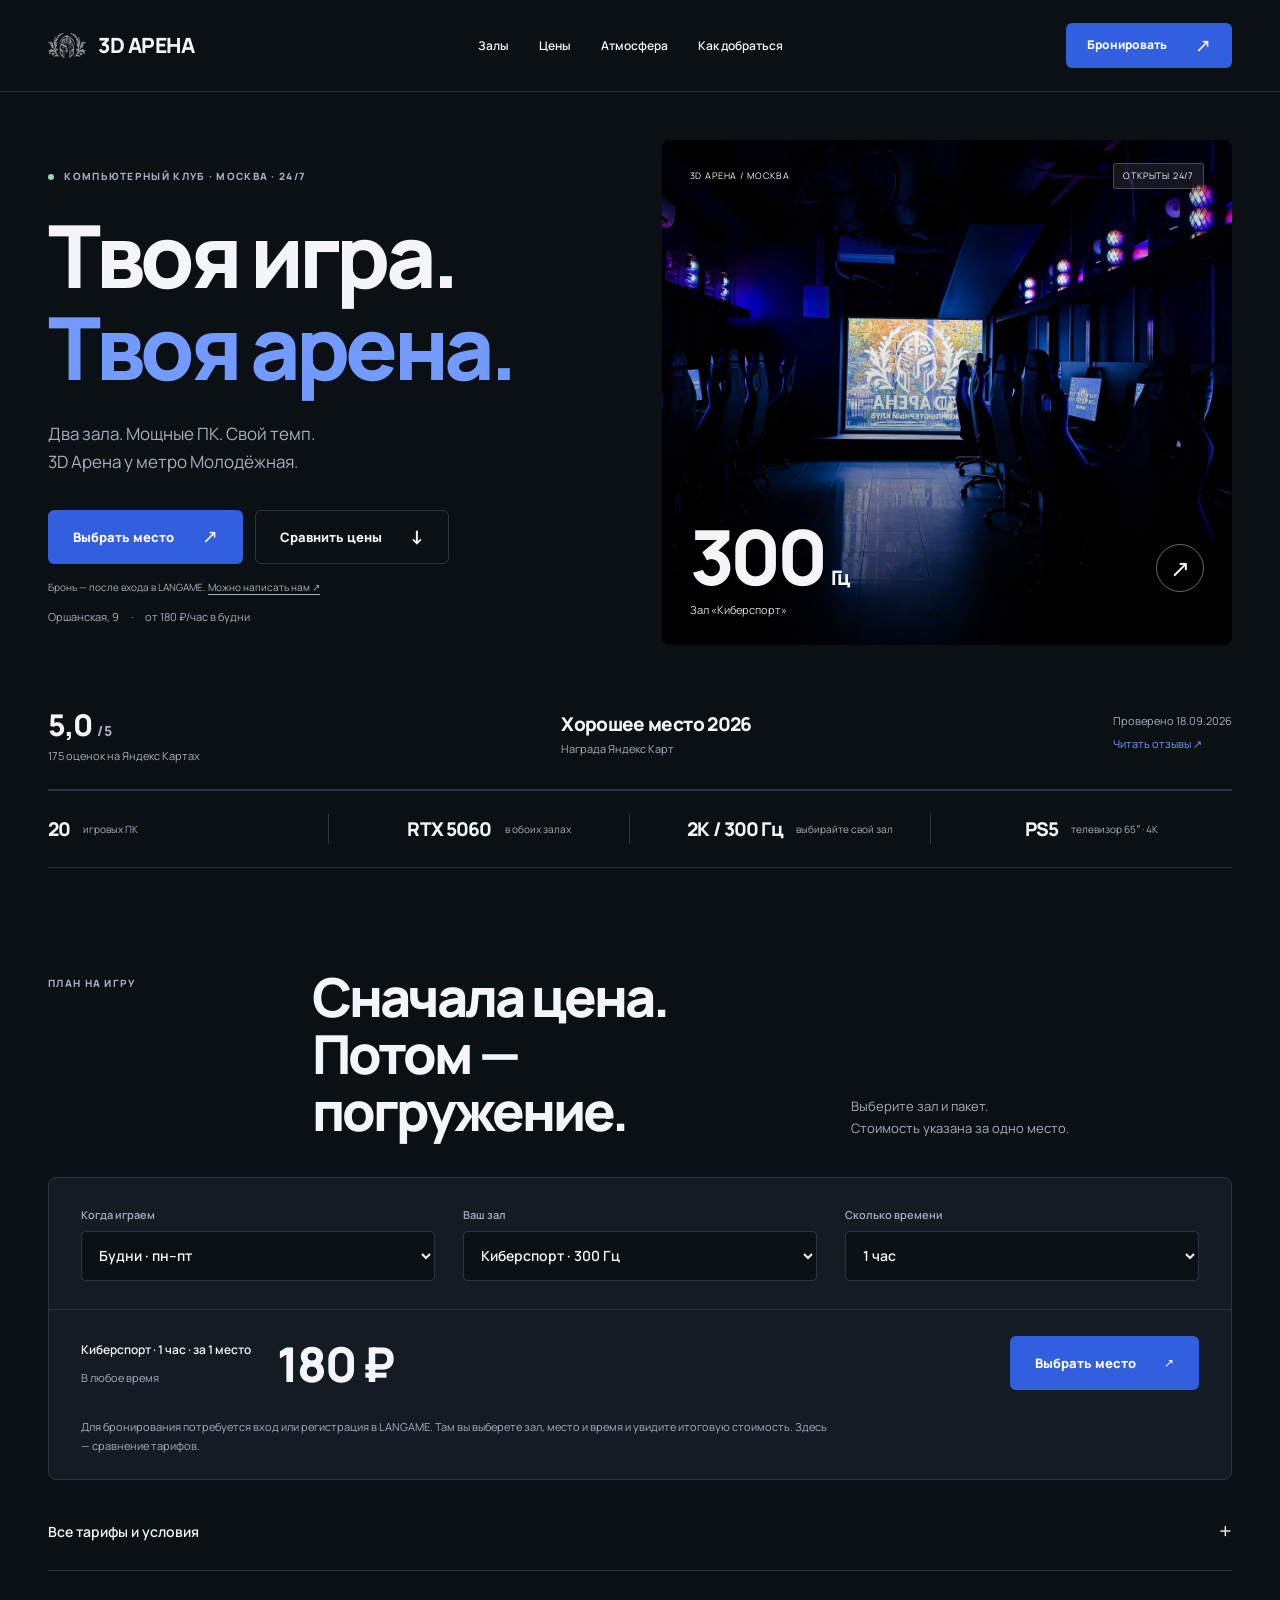
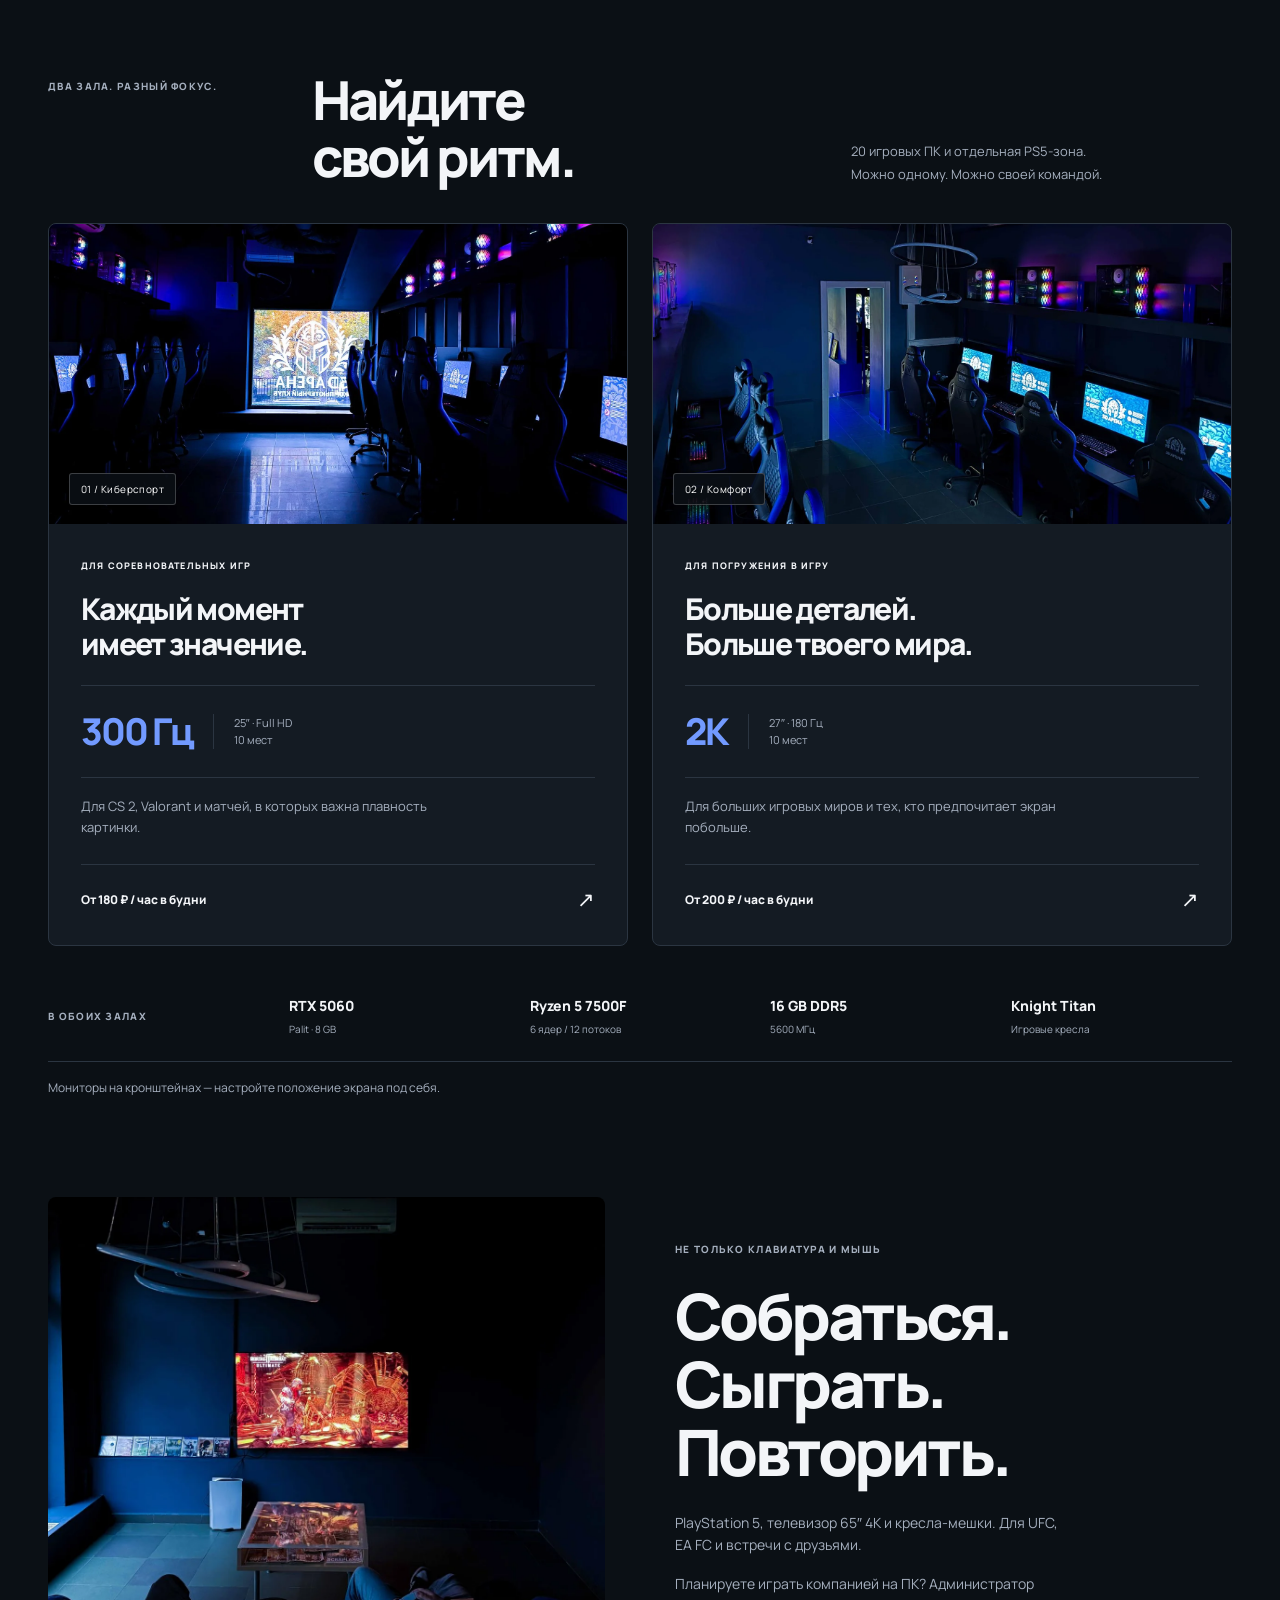
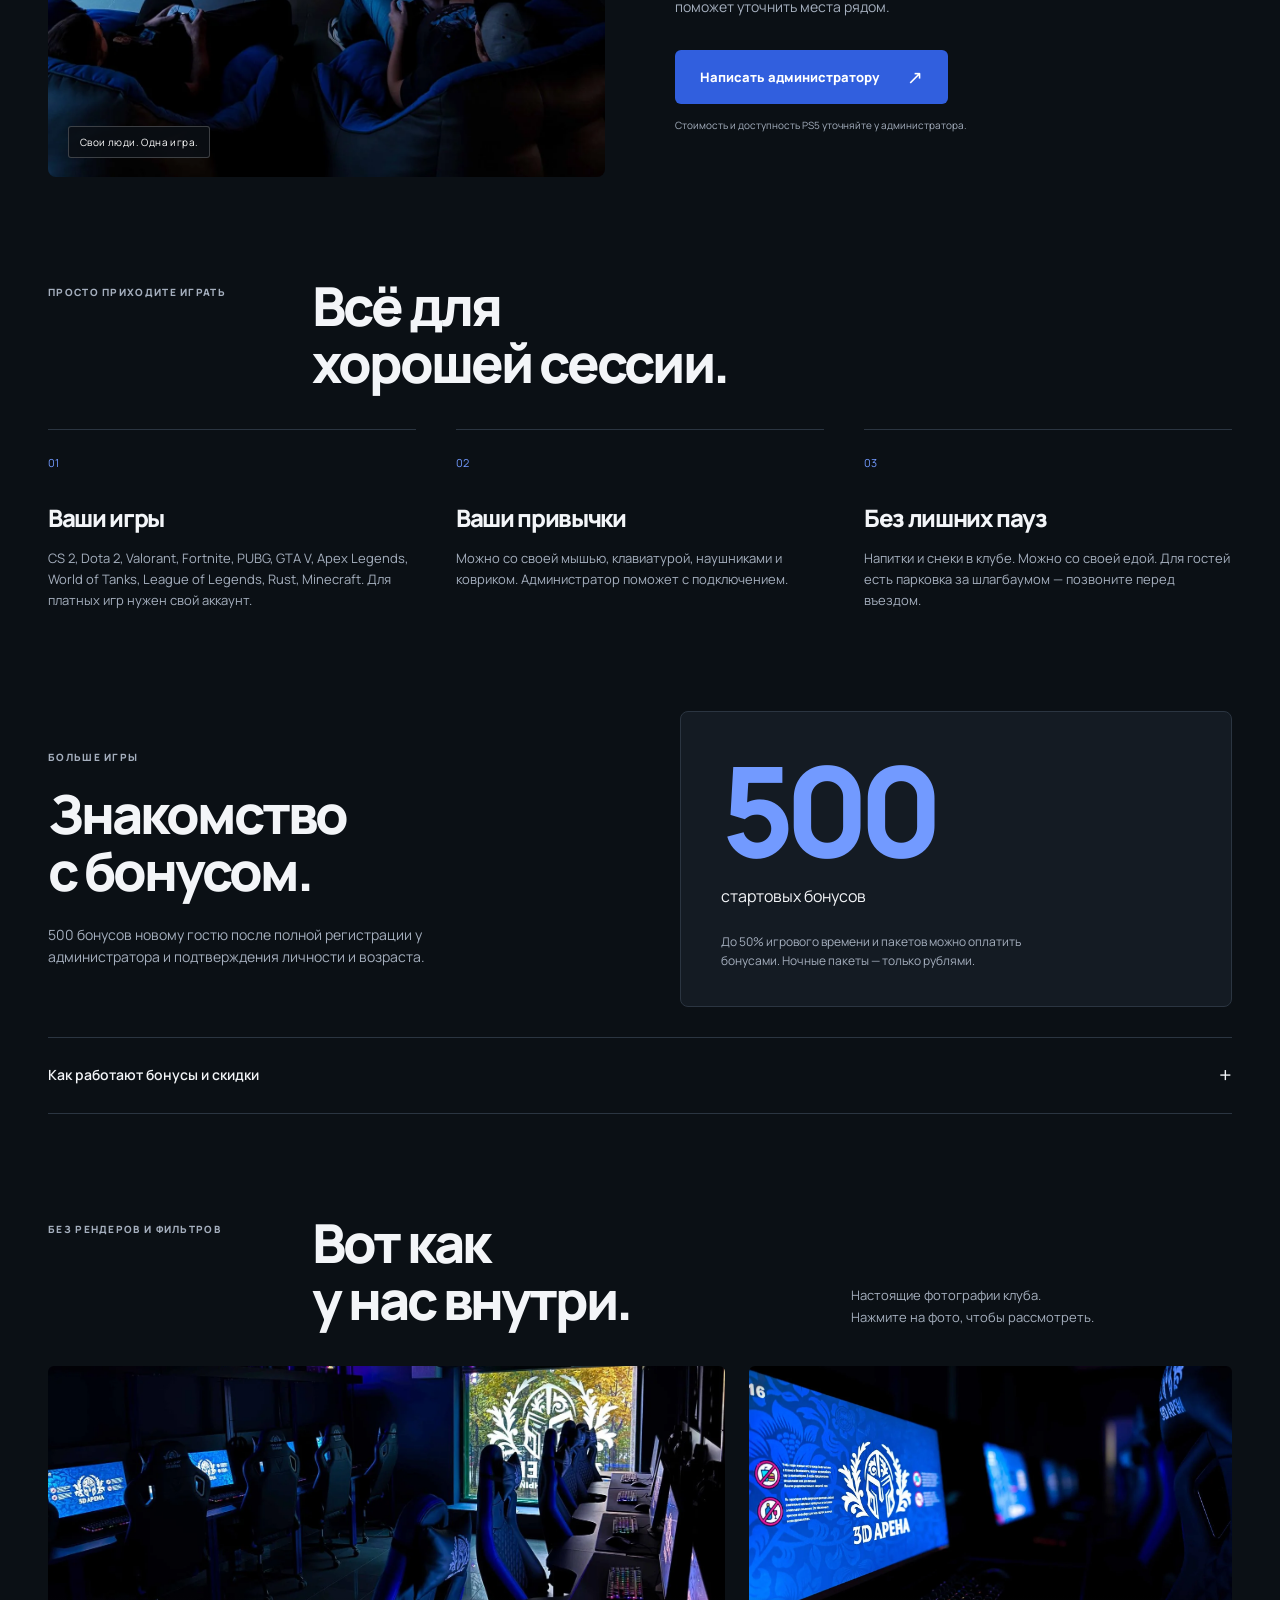
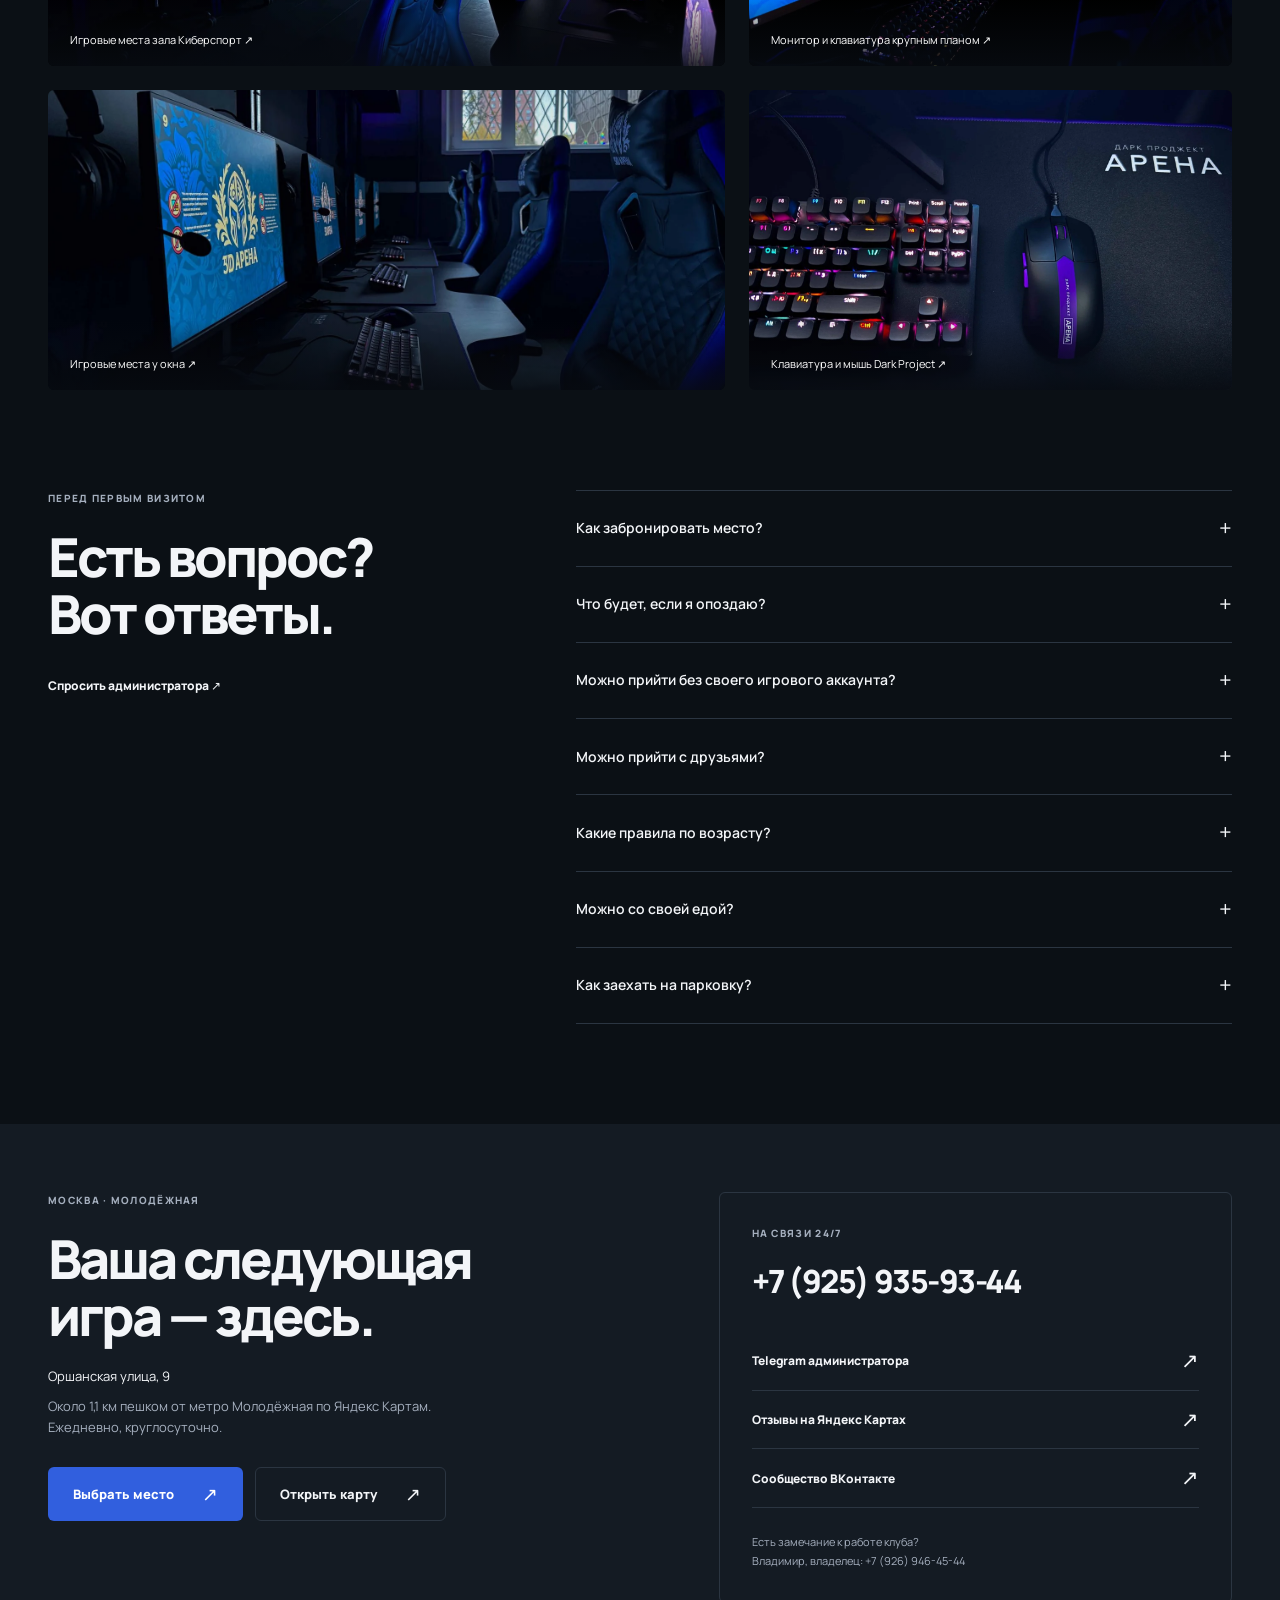
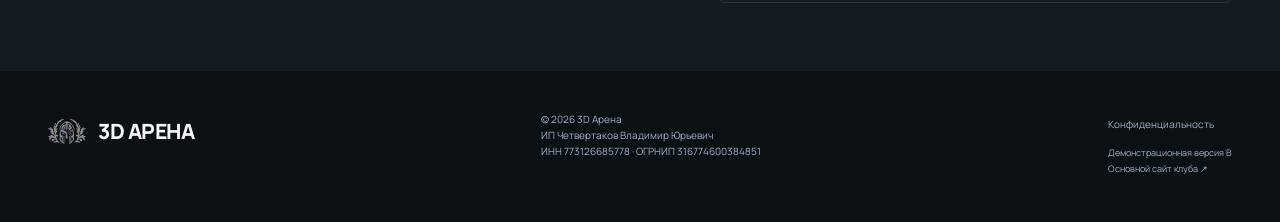
<file: index.html>
<!doctype html><html lang="ru"><head><meta charset="utf-8"><meta name="viewport" content="width=device-width, initial-scale=1"><meta name="robots" content="noindex, nofollow"><title>3D Арена — твоя игра, твоя арена</title><meta name="description" content="Компьютерный клуб 3D Арена у метро Молодёжная. Два зала, RTX 5060, PS5. Оршанская, 9. Круглосуточно."><meta name="theme-color" content="#0b1015"><link rel="icon" href="assets/mark.svg" type="image/svg+xml"><link rel="stylesheet" href="styles.css?v=20260918-6"><script defer src="config.js"></script><script defer src="pricing.js"></script><script defer src="attribution.js"></script><script defer src="app.js?v=20260918-5"></script></head><body class="select" data-variant="B"><a class="skip" href="#main">К содержанию</a><header class="header"><a href="./" class="brand" aria-label="3D Арена — главная"><img src="assets/mark.svg" alt="" width="40" height="40"><span>3D АРЕНА</span></a><nav aria-label="Основная навигация"><button class="menu-button" aria-expanded="false" aria-controls="nav-links">Меню <span aria-hidden="true">☰</span></button><div class="nav-links" id="nav-links"><a href="#spaces">Залы</a><a href="#prices">Цены</a><a href="#gallery">Атмосфера</a><a href="#contacts">Как добраться</a></div></nav><a class="button primary header-cta" href="https://langame.ru/799456996_computerniy_club_3d-arena_moskva/booking" data-booking data-track="langame_booking" data-placement="header">Бронировать<span aria-hidden="true">↗</span></a></header><main id="main"><section class="hero-select wrap"><div class="hero-copy"><p class="eyebrow"><span class="status-dot"></span> Компьютерный клуб · Москва · 24/7</p><h1>Твоя игра.<br><em>Твоя арена.</em></h1><p class="hero-description">Два зала. Мощные ПК. Свой темп.<br>3D Арена у метро Молодёжная.</p><div class="actions"><a class="button primary" href="https://langame.ru/799456996_computerniy_club_3d-arena_moskva/booking" data-booking data-track="langame_booking" data-placement="hero">Выбрать место<span aria-hidden="true">↗</span></a><a class="button secondary" href="#prices">Сравнить цены <span>↓</span></a></div><p class="booking-note">Бронь — после входа в LANGAME. <a href="https://t.me/IIIDArena" data-track="booking_telegram">Можно написать нам ↗</a></p><p class="hero-location">Оршанская, 9 <span>·</span> от 180 ₽/час в будни</p></div><div class="hero-visual"><img class="" src="assets/hall-01.webp" alt="Реальный зал Киберспорт в клубе 3D Арена" width="1600" height="1200" loading="eager" decoding="async" fetchpriority=high><div class="visual-top"><span>3D АРЕНА / МОСКВА</span><span>ОТКРЫТЫ 24/7</span></div><div class="visual-bottom"><div><strong>300<span>Гц</span></strong><p>Зал «Киберспорт»</p></div><a href="#spaces" aria-label="Посмотреть игровые залы">↗</a></div></div></section><aside class="trust-strip wrap" aria-label="Оценки гостей"><a href="https://yandex.ru/maps/org/3d_arena/107910722858/" data-track="reviews_click"><strong>5,0 <span>/ 5</span></strong><span>175 оценок на Яндекс Картах</span></a><div><strong>Хорошее место 2026</strong><span>Награда Яндекс Карт</span></div><p>Проверено 18.09.2026<br><a href="https://yandex.ru/maps/org/3d_arena/107910722858/" data-track="reviews_click">Читать отзывы ↗</a></p></aside><div class="facts-strip wrap"><div><strong>20</strong><span>игровых ПК</span></div><div><strong>RTX 5060</strong><span>в обоих залах</span></div><div><strong>2K / 300 Гц</strong><span>выбирайте свой зал</span></div><div><strong>PS5</strong><span>телевизор 65″ · 4K</span></div></div><section class="picker-section wrap" id="prices"><div class="section-top"><p class="eyebrow">План на игру</p><h2>Сначала цена.<br>Потом — погружение.</h2><p>Выберите зал и пакет.<br>Стоимость указана за одно место.</p></div><div id="price-picker" class="price-picker" hidden><div class="picker-controls"><label>Когда играем<select name="day"><option value="weekday">Будни · пн–пт</option><option value="weekend">Выходные · сб–вс</option></select></label><label>Ваш зал<select name="hall"><option value="esports">Киберспорт · 300 Гц</option><option value="comfort">Комфорт · 2K</option></select></label><label>Сколько времени<select name="pack"><option value="hour">1 час</option><option value="three">3 часа</option><option value="six">6 часов</option><option value="night">Ночь · 21:00–09:00</option><option value="morning">Утро · 08:00–13:00</option></select></label></div><div class="quote" aria-live="polite" aria-atomic="true"><div><span id="quote-label">Киберспорт · 1 час · за 1 место</span><strong id="quote-price">180 ₽</strong><small id="quote-condition">В любое время</small></div><a class="button primary" href="https://langame.ru/799456996_computerniy_club_3d-arena_moskva/booking" data-booking data-track="langame_booking" data-placement="price_picker">Выбрать место<span aria-hidden="true">↗</span></a></div><p class="fine">Для бронирования потребуется вход или регистрация в LANGAME. Там вы выберете зал, место и время и увидите итоговую стоимость. Здесь — сравнение тарифов.</p></div><details class="all-prices"><summary>Все тарифы и условия <span aria-hidden="true">+</span></summary><div class="table-scroll"><table><caption>Цена за одно место, ₽</caption><thead><tr><th scope="col">День / зал</th><th scope="col">1 час</th><th scope="col">3 часа</th><th scope="col">6 часов</th><th scope="col">Ночь*</th><th scope="col">Утро**</th></tr></thead><tbody><tr><th scope="row">Будни · Киберспорт</th><td>180</td><td>490</td><td>870</td><td>800</td><td>540</td></tr><tr><th scope="row">Будни · Комфорт</th><td>200</td><td>540</td><td>960</td><td>800</td><td>600</td></tr><tr><th scope="row">Выходные · Киберспорт</th><td>200</td><td>540</td><td>960</td><td>800</td><td>600</td></tr><tr><th scope="row">Выходные · Комфорт</th><td>220</td><td>600</td><td>1 060</td><td>800</td><td>660</td></tr></tbody></table></div><p class="fine">* Ночь 21:00–09:00: акция 800 ₽ вместо базовой цены. Базовая цена: Киберспорт 1 080 / 1 190 ₽, Комфорт 1 190 / 1 310 ₽ (будни / выходные). Ночной пакет оплачивается рублями. После 22:00 — 18+.</p><p class="fine">** Утро 08:00–13:00. Будни — понедельник–пятница; выходные — суббота–воскресенье. Условия акций и тариф на дату посещения уточняйте в LANGAME или у администратора.</p></details><noscript><p>Для сравнения цен откройте «Все тарифы и условия» выше.</p></noscript></section><section class="wrap spaces" id="spaces"><div class="section-top"><p class="eyebrow">Два зала. Разный фокус.</p><h2>Найдите<br>свой ритм.</h2><p>20 игровых ПК и отдельная PS5-зона.<br>Можно одному. Можно своей командой.</p></div><div class="space-grid"><article class="space-card"><div class="space-image"><img class="" src="assets/hall-01.webp" alt="Зал Киберспорт: ряды игровых компьютеров в 3D Арене" width="1600" height="1200" loading="lazy" decoding="async" ><span class="image-tag">01 / Киберспорт</span></div><div class="space-copy"><span class="eyebrow">Для соревновательных игр</span><h3>Каждый момент<br>имеет значение.</h3><div class="spec-line"><strong>300 Гц</strong><span>25″ · Full HD<br>10 мест</span></div><p>Для CS 2, Valorant и матчей, в которых важна плавность картинки.</p><a class="text-link" href="#prices" data-choose-hall="esports">От 180 ₽ / час в будни <span>↗</span></a></div></article><article class="space-card"><div class="space-image"><img class="" src="assets/hall-15.webp" alt="Зал Комфорт: игровые места с большими мониторами" width="1600" height="1200" loading="lazy" decoding="async" ><span class="image-tag">02 / Комфорт</span></div><div class="space-copy"><span class="eyebrow">Для погружения в игру</span><h3>Больше деталей.<br>Больше твоего мира.</h3><div class="spec-line"><strong>2K</strong><span>27″ · 180 Гц<br>10 мест</span></div><p>Для больших игровых миров и тех, кто предпочитает экран побольше.</p><a class="text-link" href="#prices" data-choose-hall="comfort">От 200 ₽ / час в будни <span>↗</span></a></div></article></div><div class="hardware"><p class="eyebrow">В обоих залах</p><div><strong>RTX 5060</strong><span>Palit · 8 GB</span></div><div><strong>Ryzen 5 7500F</strong><span>6 ядер / 12 потоков</span></div><div><strong>16 GB DDR5</strong><span>5600 МГц</span></div><div><strong>Knight Titan</strong><span>Игровые кресла</span></div></div><p class="hardware-note">Мониторы на кронштейнах — настройте положение экрана под себя.</p></section><section class="social-section wrap" id="together"><div class="social-photo"><img class="" src="assets/hall-12.webp" alt="Друзья играют на PlayStation 5 в зоне с креслами-мешками" width="1600" height="1200" loading="lazy" decoding="async" ><span class="image-tag">Свои люди. Одна игра.</span></div><div class="social-copy"><p class="eyebrow">Не только клавиатура и мышь</p><h2>Собраться.<br>Сыграть.<br>Повторить.</h2><p>PlayStation 5, телевизор 65″ 4K и кресла-мешки. Для UFC, EA FC и встречи с друзьями.</p><p>Планируете играть компанией на ПК? Администратор поможет уточнить места рядом.</p><a class="button primary" href="https://t.me/IIIDArena" data-track="booking_telegram">Написать администратору <span>↗</span></a><small>Стоимость и доступность PS5 уточняйте у администратора.</small></div></section><section class="wrap visit"><div class="section-top"><p class="eyebrow">Просто приходите играть</p><h2>Всё для<br>хорошей сессии.</h2></div><div class="benefit-grid"><article><span class="number">01</span><h3>Ваши игры</h3><p>CS 2, Dota 2, Valorant, Fortnite, PUBG, GTA V, Apex Legends, World of Tanks, League of Legends, Rust, Minecraft. Для платных игр нужен свой аккаунт.</p></article><article><span class="number">02</span><h3>Ваши привычки</h3><p>Можно со своей мышью, клавиатурой, наушниками и ковриком. Администратор поможет с подключением.</p></article><article><span class="number">03</span><h3>Без лишних пауз</h3><p>Напитки и снеки в клубе. Можно со своей едой. Для гостей есть парковка за шлагбаумом — позвоните перед въездом.</p></article></div></section><section class="wrap promos" id="offers"><div class="offer-head"><p class="eyebrow">Больше игры</p><h2>Знакомство<br>с бонусом.</h2><p>500 бонусов новому гостю после полной регистрации у администратора и подтверждения личности и возраста.</p></div><div class="offer-number"><strong>500</strong><span>стартовых бонусов</span><p>До 50% игрового времени и пакетов можно оплатить бонусами. Ночные пакеты — только рублями.</p></div><details><summary>Как работают бонусы и скидки <span>+</span></summary><div class="bonus-grid"><div><h3>Приглашайте друзей</h3><p>100 бонусов за нового гостя. Ещё по 100 бонусов за подписку на Telegram и VK после подтверждения администратору.</p></div><div><h3>За разовое пополнение</h3><p>От 1 000 ₽ → +150 бонусов<br>От 2 000 ₽ → +350<br>От 3 000 ₽ → +600<br>От 4 000 ₽ → +900<br>От 5 000 ₽ → +1 250</p></div><div><h3>Накопительная скидка</h3><p>От 5 000 ₽ → 1%<br>От 10 001 ₽ → 2%<br>От 20 001 ₽ → 3%<br>От 30 001 ₽ → 4%<br>От 40 001 ₽ → 5%</p></div></div><p class="fine">Каждая акция действует отдельно. Текущие условия уточняйте у администратора. Для активации стартовых бонусов нужен документ для подтверждения личности и возраста.</p><a class="text-link" href="https://t.me/IIIDArena" data-track="booking_telegram">Уточнить условия <span>↗</span></a></details></section><section class="wrap gallery" id="gallery"><div class="section-top"><p class="eyebrow">Без рендеров и фильтров</p><h2>Вот как<br>у нас внутри.</h2><p>Настоящие фотографии клуба.<br>Нажмите на фото, чтобы рассмотреть.</p></div><div class="gallery-grid"><a href="assets/hall-03.webp" data-photo><img class="" src="assets/hall-03.webp" alt="Игровые места зала Киберспорт" width="1600" height="1200" loading="lazy" decoding="async" ><span>Игровые места зала Киберспорт ↗</span></a><a href="assets/hall-07.webp" data-photo><img class="" src="assets/hall-07.webp" alt="Монитор и клавиатура крупным планом" width="1600" height="1200" loading="lazy" decoding="async" ><span>Монитор и клавиатура крупным планом ↗</span></a><a href="assets/hall-13.webp" data-photo><img class="" src="assets/hall-13.webp" alt="Игровые места у окна" width="1600" height="1200" loading="lazy" decoding="async" ><span>Игровые места у окна ↗</span></a><a href="assets/hall-14.webp" data-photo><img class="" src="assets/hall-14.webp" alt="Клавиатура и мышь Dark Project" width="1600" height="1200" loading="lazy" decoding="async" ><span>Клавиатура и мышь Dark Project ↗</span></a></div></section><section class="wrap faq" id="faq"><div><p class="eyebrow">Перед первым визитом</p><h2>Есть вопрос?<br>Вот ответы.</h2><a class="text-link" href="https://t.me/IIIDArena" data-track="booking_telegram">Спросить администратора ↗</a></div><div><details><summary>Как забронировать место?<span aria-hidden="true">+</span></summary><p>Нажмите «Выбрать место»: откроется LANGAME. Войдите или зарегистрируйтесь, затем выберите зал, компьютер и время. Итоговая стоимость и наличие мест показываются в системе бронирования.</p></details><details><summary>Что будет, если я опоздаю?<span aria-hidden="true">+</span></summary><p>Оплаченная бронь сохраняется до конца забронированного времени. Бронь до оплаты — 15 минут. Если задерживаетесь, предупредите администратора.</p></details><details><summary>Можно прийти без своего игрового аккаунта?<span aria-hidden="true">+</span></summary><p>Для бесплатных игр, включая CS 2 и Dota 2, есть гостевые аккаунты. Для платных игр используйте свой аккаунт.</p></details><details><summary>Можно прийти с друзьями?<span aria-hidden="true">+</span></summary><p>Да. В каждом зале 10 мест. До приезда выберите соседние места в LANGAME или уточните наличие у администратора.</p></details><details><summary>Какие правила по возрасту?<span aria-hidden="true">+</span></summary><p>На сайте клуба указан режим 18+ после 22:00. Для регистрации и подтверждения возраста возьмите документ. Условия дневного посещения уточняйте у администратора.</p></details><details><summary>Можно со своей едой?<span aria-hidden="true">+</span></summary><p>Да. В клубе также есть напитки, снеки, микроволновка и гриль для сэндвичей.</p></details><details><summary>Как заехать на парковку?<span aria-hidden="true">+</span></summary><p>Парковка для гостей находится во дворе за шлагбаумом. Позвоните +7 (925) 935-93-44: администратор подскажет, как заехать. Наличие свободного места уточняйте перед приездом.</p></details></div></section><section class="contacts" id="contacts"><div class="wrap contacts-grid"><div><p class="eyebrow">Москва · Молодёжная</p><h2>Ваша следующая<br>игра — здесь.</h2><p class="address">Оршанская улица, 9</p><p>Около 1,1 км пешком от метро Молодёжная по Яндекс Картам.<br>Ежедневно, круглосуточно.</p><div class="actions"><a class="button primary" href="https://langame.ru/799456996_computerniy_club_3d-arena_moskva/booking" data-booking data-track="langame_booking" data-placement="contacts">Выбрать место<span aria-hidden="true">↗</span></a><a class="button secondary" href="https://yandex.ru/maps/org/3d_arena/107910722858/" data-track="route_click">Открыть карту <span>↗</span></a></div></div><div class="contact-card"><p class="eyebrow">На связи 24/7</p><a class="phone" href="tel:+79259359344" data-track="booking_call">+7 (925) 935-93-44</a><a class="text-link" href="https://t.me/IIIDArena" data-track="booking_telegram">Telegram администратора <span>↗</span></a><a class="text-link" href="https://yandex.ru/maps/org/3d_arena/107910722858/" data-track="reviews_click">Отзывы на Яндекс Картах <span>↗</span></a><a class="text-link" href="https://vk.com/3d_arena">Сообщество ВКонтакте <span>↗</span></a><p class="fine">Есть замечание к работе клуба?<br>Владимир, владелец: <a href="tel:+79269464544">+7 (926) 946-45-44</a></p></div></div></section></main><footer class="wrap footer"><a class="brand" href="./"><img src="assets/mark.svg" alt="" width="36" height="36"><span>3D АРЕНА</span></a><p>© 2026 3D Арена<br>ИП Четвертаков Владимир Юрьевич<br>ИНН 773126685778 · ОГРНИП 316774600384851</p><div><a href="privacy.html">Конфиденциальность</a><p class="fine">Демонстрационная версия B<br><a href="https://3d-arena.ru/">Основной сайт клуба ↗</a></p></div></footer><div class="mobile-bar"><a href="#prices">Тарифы</a><a class="button primary" href="https://langame.ru/799456996_computerniy_club_3d-arena_moskva/booking" data-booking data-track="langame_booking" data-placement="mobile_bar">Выбрать место<span aria-hidden="true">↗</span></a></div><dialog id="photo-dialog"><button aria-label="Закрыть фотографию">Закрыть ×</button><img alt="" width="1600" height="1200"><p></p></dialog></body></html>
</file>
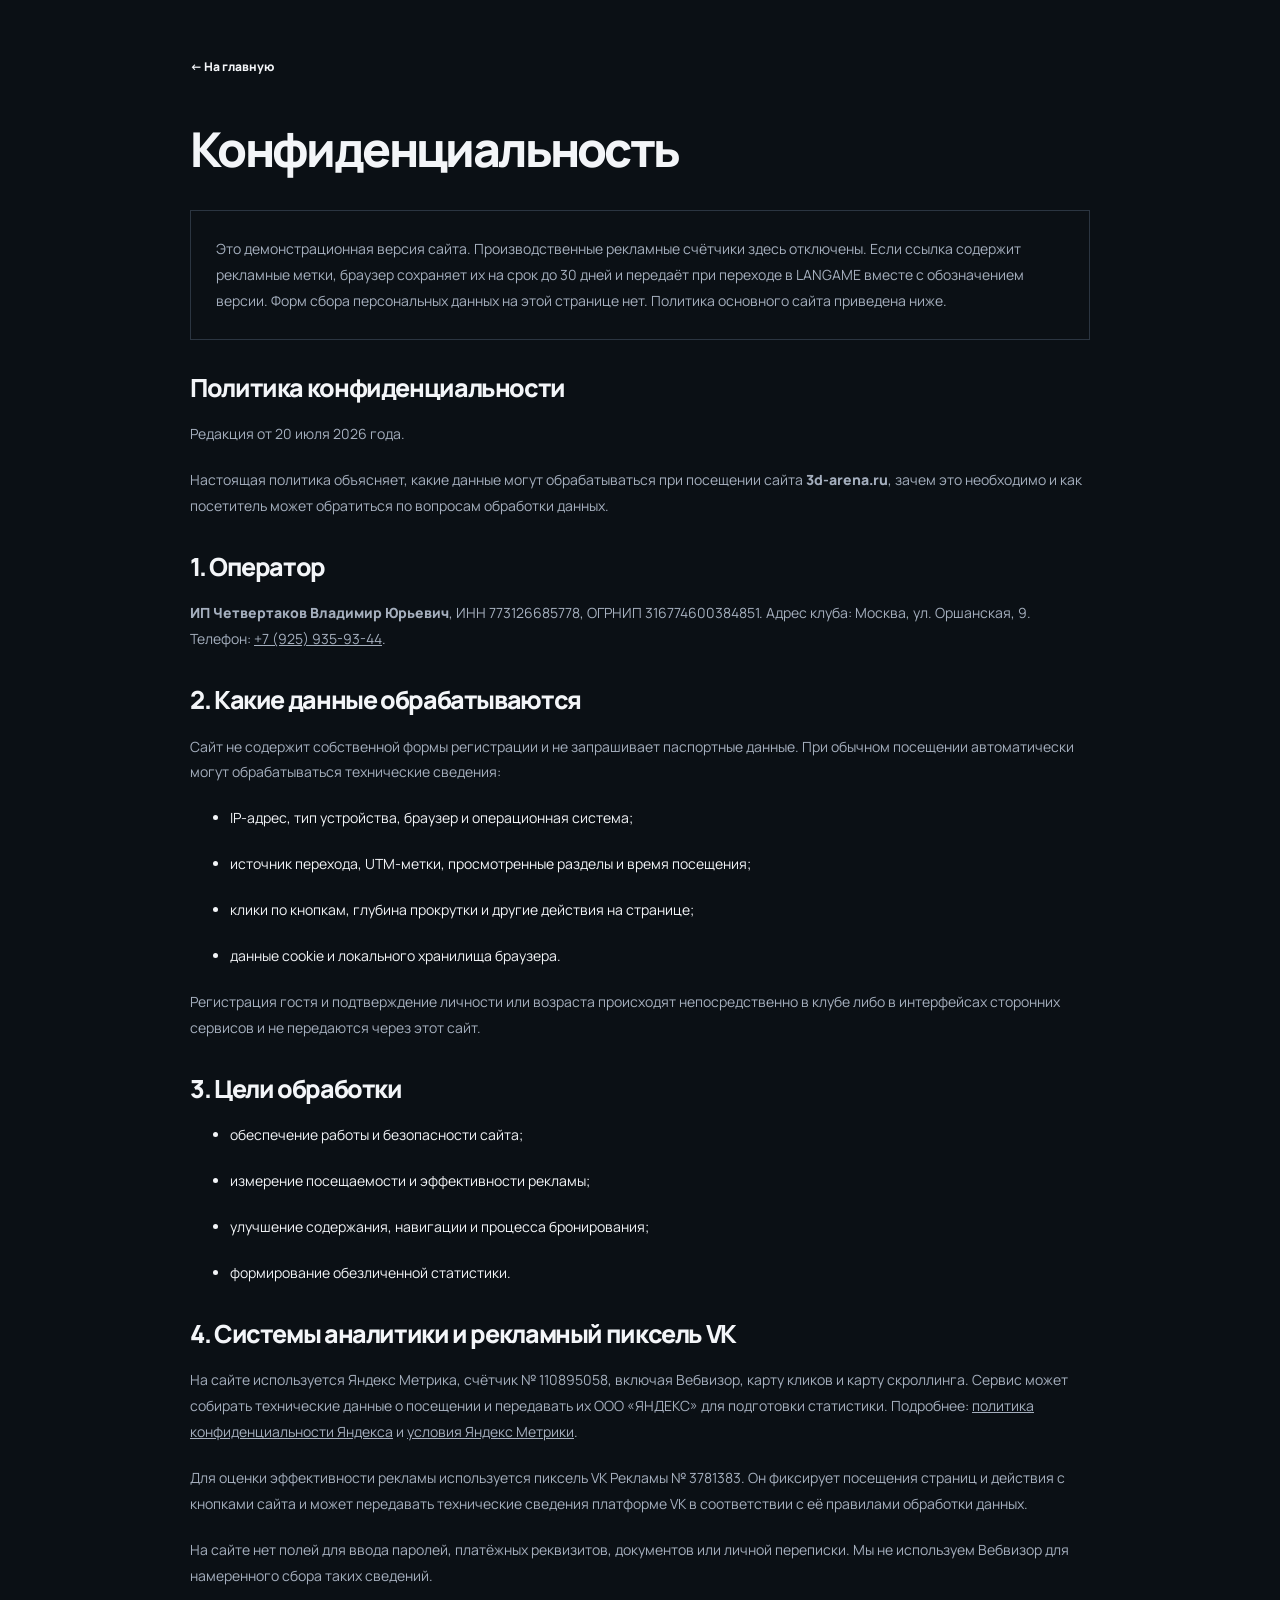
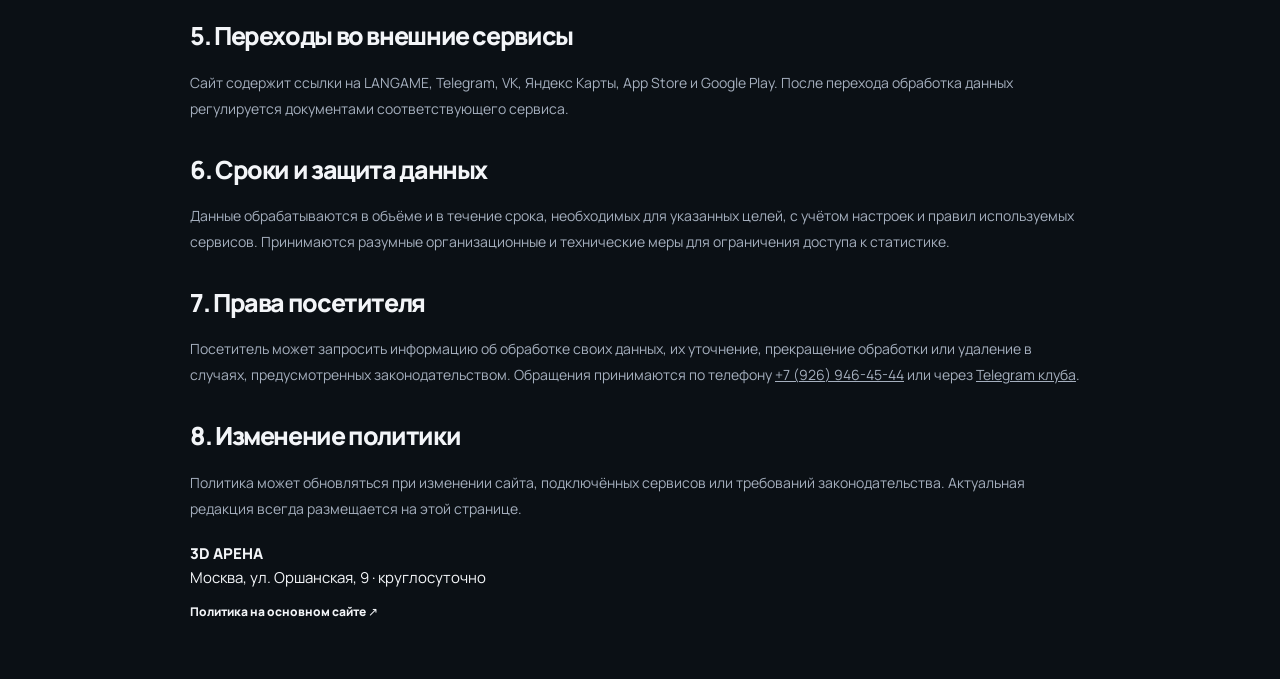
<file: privacy.html>
<!doctype html><html lang="ru"><head><meta charset="utf-8"><meta name="viewport" content="width=device-width, initial-scale=1"><meta name="robots" content="noindex, nofollow"><title>Конфиденциальность — 3D Арена</title><meta name="description" content="Компьютерный клуб 3D Арена у метро Молодёжная. Два зала, RTX 5060, PS5. Оршанская, 9. Круглосуточно."><meta name="theme-color" content="#0b1015"><link rel="icon" href="assets/mark.svg" type="image/svg+xml"><link rel="stylesheet" href="styles.css?v=20260918-5"><script defer src="config.js"></script><script defer src="pricing.js"></script><script defer src="attribution.js"></script><script defer src="app.js?v=20260918-5"></script></head><body class="select" data-variant="B"><main class="wrap policy"><a class="text-link" href="./">← На главную</a><h1>Конфиденциальность</h1><p>Это демонстрационная версия сайта. Производственные рекламные счётчики здесь отключены. Если ссылка содержит рекламные метки, браузер сохраняет их на срок до 30 дней и передаёт при переходе в LANGAME вместе с обозначением версии. Форм сбора персональных данных на этой странице нет. Политика основного сайта приведена ниже.</p>
<h2>Политика конфиденциальности</h2>
<p class="updated">Редакция от 20 июля 2026 года.</p>
<p>Настоящая политика объясняет, какие данные могут обрабатываться при посещении сайта <strong>3d-arena.ru</strong>, зачем это необходимо и как посетитель может обратиться по вопросам обработки данных.</p>
<h2>1. Оператор</h2>
<p><strong>ИП Четвертаков Владимир Юрьевич</strong>, ИНН 773126685778, ОГРНИП 316774600384851. Адрес клуба: Москва, ул. Оршанская, 9. Телефон: <a href="tel:+79259359344">+7 (925) 935-93-44</a>.</p>
<h2>2. Какие данные обрабатываются</h2>
<p>Сайт не содержит собственной формы регистрации и не запрашивает паспортные данные. При обычном посещении автоматически могут обрабатываться технические сведения:</p>
<ul><li>IP-адрес, тип устройства, браузер и операционная система;</li><li>источник перехода, UTM-метки, просмотренные разделы и время посещения;</li><li>клики по кнопкам, глубина прокрутки и другие действия на странице;</li><li>данные cookie и локального хранилища браузера.</li></ul>
<p>Регистрация гостя и подтверждение личности или возраста происходят непосредственно в клубе либо в интерфейсах сторонних сервисов и не передаются через этот сайт.</p>
<h2>3. Цели обработки</h2>
<ul><li>обеспечение работы и безопасности сайта;</li><li>измерение посещаемости и эффективности рекламы;</li><li>улучшение содержания, навигации и процесса бронирования;</li><li>формирование обезличенной статистики.</li></ul>
<h2>4. Системы аналитики и рекламный пиксель VK</h2>
<p>На сайте используется Яндекс Метрика, счётчик № 110895058, включая Вебвизор, карту кликов и карту скроллинга. Сервис может собирать технические данные о посещении и передавать их ООО «ЯНДЕКС» для подготовки статистики. Подробнее: <a href="https://yandex.ru/legal/confidential/" rel="noopener" target="_blank">политика конфиденциальности Яндекса</a> и <a href="https://yandex.ru/legal/metrica_termsofuse/" rel="noopener" target="_blank">условия Яндекс Метрики</a>.</p>
<p>Для оценки эффективности рекламы используется пиксель VK Рекламы № 3781383. Он фиксирует посещения страниц и действия с кнопками сайта и может передавать технические сведения платформе VK в соответствии с её правилами обработки данных.</p>
<p>На сайте нет полей для ввода паролей, платёжных реквизитов, документов или личной переписки. Мы не используем Вебвизор для намеренного сбора таких сведений.</p>
<h2>5. Переходы во внешние сервисы</h2>
<p>Сайт содержит ссылки на LANGAME, Telegram, VK, Яндекс Карты, App Store и Google Play. После перехода обработка данных регулируется документами соответствующего сервиса.</p>
<h2>6. Сроки и защита данных</h2>
<p>Данные обрабатываются в объёме и в течение срока, необходимых для указанных целей, с учётом настроек и правил используемых сервисов. Принимаются разумные организационные и технические меры для ограничения доступа к статистике.</p>
<h2>7. Права посетителя</h2>
<p>Посетитель может запросить информацию об обработке своих данных, их уточнение, прекращение обработки или удаление в случаях, предусмотренных законодательством. Обращения принимаются по телефону <a href="tel:+79269464544">+7 (926) 946-45-44</a> или через <a href="https://t.me/IIIDArena" rel="noopener" target="_blank">Telegram клуба</a>.</p>
<h2>8. Изменение политики</h2>
<p>Политика может обновляться при изменении сайта, подключённых сервисов или требований законодательства. Актуальная редакция всегда размещается на этой странице.</p>
<div class="details"><strong>3D АРЕНА</strong><br/>Москва, ул. Оршанская, 9 · круглосуточно</div>
<a class="text-link" href="https://3d-arena.ru/privacy.html">Политика на основном сайте ↗</a></main></body></html>
</file>
<file: styles.css>
@font-face{font-family:Manrope;src:url('assets/fonts/manrope-400.ttf') format('truetype');font-weight:400;font-display:swap}@font-face{font-family:Manrope;src:url('assets/fonts/manrope-600.ttf') format('truetype');font-weight:600;font-display:swap}@font-face{font-family:Manrope;src:url('assets/fonts/manrope-800.ttf') format('truetype');font-weight:800;font-display:swap}
:root{--bg:#0b1015;--surface:#141b23;--text:#f3f5f8;--muted:#a5afbe;--line:#2b3541;--accent:#315fde;--blue:#729aff;--pad:48px;color-scheme:dark;font-family:Manrope,Arial,sans-serif;font-synthesis:none;scroll-behavior:smooth;scroll-padding-top:110px}*{box-sizing:border-box}body{margin:0;background:var(--bg);color:var(--text);font-size:15px;line-height:1.6}a{color:inherit;text-decoration:none}button,select{font:inherit}button,a,select{-webkit-tap-highlight-color:transparent}button,summary,select{cursor:pointer}button{color:inherit}img{display:block;max-width:100%;height:auto}h1,h2,h3,p{margin:0}h1,h2,h3{font-weight:800;line-height:1.06;letter-spacing:-.055em}h1{font-size:clamp(56px,6.8vw,104px)}h2{font-size:clamp(38px,4.2vw,62px)}h3{font-size:30px;line-height:1.17}p{color:var(--muted)}em{font-style:normal;color:var(--blue)}:focus-visible{outline:3px solid #f9c954;outline-offset:5px}.wrap{width:min(1360px,calc(100% - var(--pad)*2));margin-inline:auto}.eyebrow{text-transform:uppercase;letter-spacing:.13em;font-size:10px;font-weight:800;line-height:1.6}.skip{position:fixed;top:-100px;left:16px;background:var(--accent);color:white;padding:16px;z-index:100}.skip:focus{top:10px}.header{height:92px;width:min(1456px,100%);padding:0 var(--pad);margin:auto;display:flex;align-items:center;justify-content:space-between;gap:28px;border-bottom:1px solid var(--line)}.brand{display:flex;align-items:center;gap:12px;white-space:nowrap;font-weight:800;font-size:21px;letter-spacing:-.02em}.brand img{width:38px;height:40px;object-fit:contain}.nav-links{display:flex;gap:30px;font-size:12px;font-weight:600}.nav-links a{padding:14px 0}.nav-links a:hover,.text-link:hover{color:var(--blue)}.button{display:inline-flex;align-items:center;justify-content:space-between;gap:28px;min-height:54px;padding:16px 24px;border:1px solid transparent;border-radius:6px;font-size:13px;font-weight:800;line-height:1.4;transition:background .18s,transform .18s}.button span{font-size:19px;line-height:1}.button:hover{transform:translateY(-2px)}.primary{background:var(--accent);color:#fff}.primary:hover{background:#2e62ec}.secondary{border-color:var(--line);background:transparent}.secondary:hover{background:var(--surface)}.header-cta{min-height:44px;padding:12px 20px;font-size:12px}.menu-button{display:none}.actions{display:flex;flex-wrap:wrap;gap:12px}.hero-select{display:grid;grid-template-columns:1.02fr 1fr;gap:32px;padding-block:48px 36px;align-items:stretch}.hero-copy{padding-block:28px 20px;align-self:center}.hero-copy .eyebrow{margin-bottom:25px}.status-dot{display:inline-block;width:6px;height:6px;border-radius:50%;background:#91ddb2;margin-right:7px}.hero-description{font-size:17px;line-height:1.65;margin-top:26px}.hero-copy .actions{margin-top:34px}.hero-location{font-size:11px;margin-top:25px}.hero-location span{margin-inline:10px}.hero-visual{position:relative;min-height:470px;overflow:hidden;border-radius:8px;background:#101927}.hero-visual>img{width:100%;height:100%;position:absolute;inset:0;object-fit:cover;object-position:51% center}.hero-visual:after{content:'';position:absolute;inset:0;background:linear-gradient(180deg,rgba(0,0,0,.3),transparent 35%,rgba(0,0,0,.72))}.visual-top,.visual-bottom{position:absolute;z-index:1;left:28px;right:28px;display:flex;align-items:center;justify-content:space-between}.visual-top{top:23px;font-size:9px;letter-spacing:.09em}.visual-top span:last-child{background:#ffffff16;border:1px solid #ffffff38;padding:5px 9px;border-radius:3px}.visual-bottom{bottom:27px}.visual-bottom strong{font-size:76px;line-height:1;letter-spacing:-.06em}.visual-bottom strong span{font-size:20px;margin-left:8px}.visual-bottom p{color:#ddd;font-size:11px;margin-top:7px}.visual-bottom a{width:48px;height:48px;display:grid;place-items:center;border:1px solid #ffffff65;border-radius:50%;font-size:24px}.facts-strip{display:grid;grid-template-columns:repeat(4,1fr);border-block:1px solid var(--line);padding-block:23px;gap:20px}.facts-strip>div{display:flex;gap:13px;align-items:center;justify-content:center;border-right:1px solid var(--line)}.facts-strip>div:first-child{justify-content:flex-start}.facts-strip>div:last-child{border:0}.facts-strip strong{font-size:19px;font-weight:800;letter-spacing:-.045em;white-space:nowrap}.facts-strip span{font-size:10px;color:var(--muted)}section.wrap:not(.hero-select):not(.hero-social){padding-top:100px}.section-top{display:grid;grid-template-columns:.46fr 1fr .75fr;align-items:end;gap:30px;margin-bottom:38px}.section-top>.eyebrow{align-self:start;padding-top:7px}.section-top>p:last-child:not(.eyebrow){font-size:13px;line-height:1.7}.price-picker{border:1px solid var(--line);background:var(--surface);border-radius:8px;overflow:hidden}.price-picker[hidden]{display:none}.picker-controls{display:grid;grid-template-columns:repeat(3,1fr);gap:28px;padding:28px 32px;border-bottom:1px solid var(--line)}label{font-size:11px;color:var(--muted);font-weight:600;display:block}select{display:block;margin-top:7px;width:100%;min-height:50px;padding:10px 30px 10px 13px;background:var(--bg);color:var(--text);border:1px solid var(--line);border-radius:4px;font-size:14px}.quote{padding:26px 32px;display:flex;align-items:center;justify-content:space-between;gap:24px}.quote>div{display:grid;grid-template-columns:auto auto;align-items:center;gap:2px 26px}.quote strong{font-size:48px;line-height:1.15;letter-spacing:-.045em;grid-column:2;grid-row:1/3;white-space:nowrap}.quote span{font-weight:600;font-size:12px}.quote small{font-size:11px;color:var(--muted)}.fine{font-size:11px;line-height:1.75;color:var(--muted)}.price-picker>.fine{padding:0 32px 24px;max-width:810px}.all-prices{margin-top:14px;border-bottom:1px solid var(--line)}summary{list-style:none;font-weight:600;display:flex;justify-content:space-between;gap:25px;align-items:center;padding:20px 0;font-size:14px}summary::-webkit-details-marker{display:none}summary span{font-size:22px;font-weight:400;transition:transform .2s}details[open]>summary span{transform:rotate(45deg)}details p{margin-bottom:18px}table{border-collapse:collapse;width:100%;text-align:left;font-size:12px}caption{text-align:left;padding-bottom:10px;color:var(--muted)}td,th{padding:13px 17px;border-bottom:1px solid var(--line);white-space:nowrap}thead th{color:var(--muted)}.table-scroll{overflow-x:auto;margin-bottom:20px}.space-grid{display:grid;grid-template-columns:1fr 1fr;gap:24px}.space-card{border:1px solid var(--line);border-radius:8px;overflow:hidden;background:var(--surface)}.space-image{position:relative;height:300px;overflow:hidden}.space-image img{width:100%;height:100%;object-fit:cover;transition:transform .5s}.space-card:hover .space-image img{transform:scale(1.025)}.image-tag{position:absolute;bottom:19px;left:20px;background:#0b1015dc;color:#fff;border:1px solid #ffffff35;border-radius:3px;padding:7px 11px;font-size:10px;letter-spacing:.04em}.space-copy{padding:28px 32px}.space-copy h3{margin-top:15px}.space-copy .eyebrow{font-size:9px}.spec-line{display:flex;align-items:center;gap:20px;border-block:1px solid var(--line);margin-block:24px 18px;padding-block:16px}.spec-line strong{font-size:37px;font-weight:800;letter-spacing:-.055em;color:var(--blue)}.spec-line span{font-size:11px;color:var(--muted);border-left:1px solid var(--line);padding-left:20px}.space-copy>p{font-size:13px;max-width:390px;min-height:45px}.text-link{display:flex;align-items:center;justify-content:space-between;gap:20px;font-size:12px;font-weight:800;min-height:44px}.space-copy .text-link{border-top:1px solid var(--line);padding-top:18px;margin-top:23px}.text-link span{font-size:21px}.hardware{margin-top:25px;display:grid;grid-template-columns:repeat(5,1fr);gap:20px;align-items:center;padding-block:24px;border-bottom:1px solid var(--line)}.hardware>div{display:flex;flex-direction:column;gap:4px}.hardware strong{font-size:14px}.hardware span{font-size:10px;color:var(--muted)}.social-section{display:grid;grid-template-columns:1fr 1fr;gap:70px;align-items:center}.social-photo{position:relative;height:580px;overflow:hidden;border-radius:8px}.social-photo img{height:100%;width:100%;object-fit:cover;object-position:center 65%}.social-copy .eyebrow{margin-bottom:25px}.social-copy h2{font-size:clamp(45px,5vw,76px);margin-bottom:26px}.social-copy>p:not(.eyebrow){max-width:390px;font-size:14px;margin-bottom:17px}.social-copy .button{margin-top:15px}.social-copy small{display:block;color:var(--muted);font-size:10px;margin-top:13px}.benefit-grid{display:grid;grid-template-columns:repeat(3,1fr);gap:40px}.benefit-grid article{border-top:1px solid var(--line);padding-top:20px}.number{font-size:11px;color:var(--blue)}.benefit-grid h3{font-size:24px;margin-top:30px;margin-bottom:16px}.benefit-grid p{font-size:13px}.promos{display:grid;grid-template-columns:1fr 1fr;gap:0 80px;align-items:center}.offer-head{padding-left:0}.offer-head .eyebrow{margin-bottom:20px}.offer-head>p:last-child{font-size:14px;margin-top:25px;max-width:430px}.offer-number{background:var(--surface);border:1px solid var(--line);padding:35px 40px;border-radius:8px}.offer-number strong{display:block;font-size:125px;line-height:1;letter-spacing:-.08em;color:var(--blue);font-weight:800}.offer-number>span{display:block;font-size:16px;margin-top:12px}.offer-number p{font-size:12px;margin-top:23px;max-width:350px}.promos>details{grid-column:1/-1;margin-top:30px;border-block:1px solid var(--line)}.bonus-grid{display:grid;grid-template-columns:repeat(3,1fr);gap:35px;padding-top:15px}.bonus-grid h3{font-size:20px;margin-bottom:15px}.bonus-grid p{font-size:13px}.gallery-grid{display:grid;grid-template-columns:1.4fr 1fr;gap:24px}.gallery-grid a{position:relative;overflow:hidden;border-radius:6px;min-width:0}.gallery-grid img{height:300px;width:100%;object-fit:cover;transition:transform .4s}.gallery-grid a:hover img{transform:scale(1.025)}.gallery-grid a>span{position:absolute;bottom:0;left:0;right:0;padding:35px 22px 17px;background:linear-gradient(transparent,#070b11d9);font-size:11px;color:white}.faq{display:grid;grid-template-columns:.8fr 1.2fr;gap:90px}.faq h2{margin-block:22px}.faq>div:first-child .text-link{justify-content:flex-start}.faq details{border-bottom:1px solid var(--line)}.faq details:first-child{border-top:1px solid var(--line)}.faq details p{font-size:13px;padding-right:30px;max-width:570px}.contacts{margin-top:100px;background:var(--surface);padding-block:68px}.contacts-grid{display:grid;grid-template-columns:1.15fr 1fr;gap:80px}.contacts h2{margin-block:22px}.contacts .address{font-size:21px;color:var(--text);margin-bottom:9px}.contacts p:not(.eyebrow){font-size:13px}.contacts .actions{margin-top:30px}.contact-card{border:1px solid var(--line);border-radius:6px;padding:32px}.phone{display:block;font-size:clamp(19px,2.5vw,32px);letter-spacing:-.045em;font-weight:800;margin-block:15px 25px}.contact-card .text-link{border-bottom:1px solid var(--line);padding-block:12px}.contact-card p.fine{font-size:11px;margin-top:24px}.footer{padding-block:40px 45px;display:flex;justify-content:space-between;align-items:flex-start;gap:35px}.footer>p,.footer>div>a{font-size:10px;color:var(--muted)}.footer .fine{font-size:9px;margin-top:10px}.mobile-bar{display:none}dialog{border:1px solid var(--line);background:var(--bg);color:var(--text);padding:20px;border-radius:8px;max-width:min(1000px,95vw);max-height:95dvh}dialog::backdrop{background:#02050bed;backdrop-filter:blur(6px)}dialog img{max-height:75dvh;width:100%;object-fit:contain}dialog button{display:block;background:var(--surface);border:1px solid var(--line);padding:10px 18px;border-radius:4px;margin:0 0 15px auto}dialog p{font-size:12px;margin-top:12px}.policy{max-width:900px;padding-block:45px}.policy h1{font-size:48px;margin-block:35px}.policy h2{font-size:25px;margin-top:35px;margin-bottom:20px}.policy p,.policy li{font-size:14px;line-height:1.85;margin-bottom:20px}.policy a:not(.text-link){text-decoration:underline}.policy>p:first-of-type{padding:25px;border:1px solid var(--line)}
/* Editorial variant: distinct layout, common pricing and factual content. */
body.social{--bg:#f4f2ed;--surface:#eae8e2;--text:#131a28;--muted:#58616e;--line:#d2d5d8;--accent:#285ce8;--blue:#285ce8;color-scheme:light}.social .header{height:90px}.social .brand img{filter:brightness(.18)}.social .header-cta{border-radius:30px}.social .button{border-radius:30px}.social .hero-social{padding-top:43px}.social-hero-heading>.eyebrow{color:var(--muted);margin-bottom:17px}.title-row{display:flex;align-items:flex-end;justify-content:space-between;gap:40px;margin-bottom:37px}.title-row h1{font-size:clamp(72px,8.2vw,125px);line-height:.95;letter-spacing:-.07em}.title-row h1 em{font-family:Georgia,'Times New Roman',serif;font-style:italic;font-weight:400;letter-spacing:-.065em}.title-row>div{max-width:340px;padding-bottom:5px;margin-right:20px}.title-row p{font-size:16px;margin-bottom:24px}.photo-story{display:grid;grid-template-columns:1.75fr 1fr;gap:22px;position:relative}.photo-story>div:not(.round-label){height:365px;position:relative;overflow:hidden;border-radius:4px}.photo-story img{width:100%;height:100%;object-fit:cover}.story-side img{object-position:center 70%}.photo-story .round-label{position:absolute;width:112px;height:112px;border-radius:50%;display:flex;justify-content:center;align-items:center;flex-direction:column;background:var(--accent);color:white;top:-45px;right:30.5%;transform:rotate(12deg);font-weight:800;font-size:21px;line-height:1.05;letter-spacing:-.04em;border:7px solid var(--bg)}.round-label span{font-size:10px;margin-top:7px;letter-spacing:.08em}.social-caption{display:flex;justify-content:space-between;gap:20px;font-size:11px;padding-block:20px;border-bottom:1px solid var(--line)}.social-caption a{color:var(--accent);font-weight:800}.scenarios>.eyebrow{margin-bottom:23px}.scenarios>div{display:grid;grid-template-columns:repeat(3,1fr);gap:24px}.scenarios a{border-top:2px solid var(--text);padding-top:20px}.scenarios a>span{font-size:10px;color:var(--muted)}.scenarios strong{display:block;font-size:34px;line-height:1.1;letter-spacing:-.04em;position:relative;margin-top:18px}.scenarios i{font-style:normal;color:var(--accent);position:absolute;right:10px;bottom:0}.scenarios small{display:block;font-size:9px;color:var(--muted);margin-top:12px}.social .section-top{grid-template-columns:.5fr 1fr .8fr}.social h2{font-weight:600;letter-spacing:-.06em}.social .space-card{border:0;border-radius:0;background:none}.social .space-image{height:330px;border-radius:4px}.social .space-copy{padding:25px 0 0}.social .space-copy h3{font-weight:600}.social .space-grid{gap:45px}.social .social-section{padding-block:80px!important;margin-top:85px;border-block:1px solid var(--line)}.social .social-photo{border-radius:180px 180px 4px 4px}.social .social-copy h2{font-family:Georgia,'Times New Roman',serif;font-style:italic;font-weight:400;line-height:1.04;letter-spacing:-.065em}.social .offer-number{background:var(--accent);color:white;border:0;border-radius:5px}.social .offer-number strong{color:white}.social .offer-number p{color:#e3eaff}.social .gallery-grid a{border-radius:3px}.social .contacts{background:#182f78;color:white;--muted:#c1cbe7;--line:#ffffff35;--surface:#233f94;--accent:#fff}.social .contacts .button.primary{color:#182f78}.social .contacts .button.primary:hover{background:#dce5ff}.social .contacts .address{color:white}.social .footer .brand img{filter:brightness(.18)}
@media(min-width:1600px){.hero-visual{min-height:530px}}@media(max-width:1100px){:root{--pad:30px}.header{gap:20px}.nav-links{gap:18px}.brand{font-size:19px}.hero-select{gap:25px}.hero-copy .actions{gap:10px}.hero-copy .button{padding:15px;gap:18px}.hero-visual{min-height:445px}h1{font-size:clamp(55px,6.7vw,75px)}.facts-strip>div{flex-direction:column;align-items:flex-start;gap:3px}.facts-strip strong{font-size:18px}.section-top,.social .section-top{grid-template-columns:.4fr 1fr}.section-top>p:last-child:not(.eyebrow){grid-column:2}.social-section{gap:40px}.space-copy{padding:25px}.contacts-grid{gap:35px}.faq{gap:40px}.title-row h1{font-size:85px}.title-row>div{margin-right:0}.title-row p{font-size:13px}.photo-story>div:not(.round-label){height:320px}}
@media(max-width:760px){:root{--pad:20px;scroll-padding-top:25px}.header,.social .header{height:76px;gap:12px}.brand{font-size:16px;gap:8px}.brand img{width:31px;height:34px}.header-cta{display:none}.menu-button{display:flex;align-items:center;gap:13px;border:1px solid var(--line);border-radius:4px;background:transparent;padding:10px 13px;font-size:12px}.nav-links{display:none;position:absolute;right:20px;top:68px;background:var(--surface);padding:15px 25px;border:1px solid var(--line);border-radius:6px;z-index:10;box-shadow:0 15px 35px #0003;min-width:210px}.nav-links.open{display:flex;flex-direction:column;gap:0}.nav-links a{font-size:14px}.hero-select{grid-template-columns:1fr;gap:30px;padding-block:20px 26px}.hero-copy{padding-block:20px 0}.hero-copy .eyebrow{font-size:9px;margin-bottom:22px}h1{font-size:clamp(49px,10.8vw,74px);letter-spacing:-.065em}.hero-description{font-size:14px;margin-top:21px}.hero-copy .actions{margin-top:25px}.hero-copy .button{padding:15px 19px;font-size:12px;min-height:52px}.hero-location{margin-top:18px;font-size:10px}.hero-visual{min-height:310px}.visual-bottom strong{font-size:55px}.visual-top,.visual-bottom{left:21px;right:21px}.visual-top{font-size:8px}.facts-strip{grid-template-columns:1fr 1fr;gap:22px;padding-block:23px}.facts-strip>div{border:0}.facts-strip>div:nth-child(odd){border-right:1px solid var(--line)}.facts-strip strong{font-size:20px}.facts-strip span{font-size:10px}section.wrap:not(.hero-select):not(.hero-social){padding-top:65px}.section-top,.social .section-top{grid-template-columns:1fr;gap:17px;margin-bottom:27px}.section-top>.eyebrow{padding:0}.section-top>p:last-child:not(.eyebrow){grid-column:auto;font-size:12px}h2{font-size:42px}h3{font-size:27px}.picker-controls{grid-template-columns:1fr;gap:16px;padding:24px}.quote{padding:25px 24px;display:block}.quote>div{gap:8px 14px}.quote strong{font-size:40px}.quote span{font-size:10px;max-width:140px}.quote small{font-size:10px;max-width:140px}.quote .button{width:100%;margin-top:22px}.price-picker>.fine{padding:0 24px 24px;font-size:10px}.all-prices summary{font-size:12px}.space-grid,.social .space-grid{grid-template-columns:1fr;gap:29px}.space-image,.social .space-image{height:260px}.space-copy{padding:26px}.space-copy>p{min-height:0}.hardware{grid-template-columns:1fr 1fr;gap:22px;padding-block:25px}.hardware>.eyebrow{grid-column:1/-1}.hardware strong{font-size:14px}.social-section{grid-template-columns:1fr;gap:33px}.social-photo{height:420px}.social-copy h2{font-size:57px}.social-copy>p:not(.eyebrow){font-size:13px}.social-copy .eyebrow{margin-bottom:18px}.benefit-grid{grid-template-columns:1fr;gap:27px}.benefit-grid h3{margin-top:14px;font-size:23px}.benefit-grid p{font-size:12px}.promos{grid-template-columns:1fr;gap:26px}.offer-head>p:last-child{font-size:13px}.offer-number{padding:30px}.offer-number strong{font-size:105px}.promos>details{margin-top:0}.bonus-grid{grid-template-columns:1fr;gap:20px}.gallery-grid{gap:15px;grid-template-columns:1fr 1fr}.gallery-grid img{height:220px}.gallery-grid a>span{font-size:9px;padding:35px 12px 12px}.gallery-grid a:first-child{grid-column:1/-1}.gallery-grid a:first-child img{height:280px}.gallery-grid a:last-child{grid-column:1/-1}.gallery-grid a:last-child img{height:230px}.faq{grid-template-columns:1fr;gap:26px}.faq h2{margin-block:16px}.faq details summary{font-size:12px}.faq details p{font-size:12px;padding-right:0}.contacts{margin-top:65px;padding-block:42px}.contacts-grid{grid-template-columns:1fr;gap:36px}.contacts .address{font-size:21px}.contacts h2{font-size:40px}.contact-card{padding:25px}.phone{font-size:26px}.footer{flex-direction:column;gap:22px;padding-block:30px 105px}.mobile-bar{display:flex;position:fixed;bottom:0;left:0;right:0;z-index:5;background:var(--bg);border-top:1px solid var(--line);padding:10px 20px calc(10px + env(safe-area-inset-bottom));align-items:center;gap:25px;box-shadow:0 -10px 30px #0001}.mobile-bar>a:first-child{font-size:12px;font-weight:800;padding:13px 3px}.mobile-bar .button{flex:1;min-height:48px;padding:13px 18px;font-size:12px}.social .hero-social{padding-top:26px}.social-hero-heading>.eyebrow{font-size:8px}.title-row{display:block;margin-bottom:30px}.title-row h1{font-size:clamp(62px,12.5vw,90px);margin-top:22px}.title-row>div{display:flex;gap:17px;align-items:center;justify-content:space-between;max-width:none;margin-top:25px}.title-row p{font-size:11px;line-height:1.7;margin:0}.title-row .button{font-size:11px;gap:13px;padding:14px 16px;min-height:49px}.photo-story{gap:10px;grid-template-columns:1.35fr 1fr}.photo-story>div:not(.round-label){height:280px}.photo-story .image-tag{bottom:12px;left:10px;font-size:7px;padding:6px}.photo-story .round-label{width:78px;height:78px;right:33%;top:-30px;font-size:14px;border-width:5px}.round-label span{font-size:8px;margin-top:4px}.social-caption{flex-wrap:wrap;gap:9px;font-size:9px;padding-block:16px}.social-caption a{width:100%;padding-top:3px}.scenarios>div{grid-template-columns:1fr;gap:23px}.scenarios a{position:relative;padding-bottom:14px}.scenarios strong{font-size:28px;margin-top:12px}.scenarios strong br{display:none}.scenarios i{font-size:29px}.scenarios small{font-size:9px}.social .social-section{margin-top:55px;padding-block:45px!important}.social .social-photo{border-radius:130px 130px 4px 4px}.social .space-copy{padding:23px 0 0}.policy h1{font-size:36px;overflow-wrap:anywhere}.policy h2{font-size:25px}.policy{padding-block:30px}.policy p{font-size:13px}}
@media(max-width:370px){:root{--pad:16px}.hero-copy .button{padding:13px;font-size:11px;gap:12px}.hero-location span{margin-inline:5px}.quote strong{font-size:34px}.title-row>div{align-items:flex-start;flex-direction:column}.title-row h1{font-size:51px}.photo-story .image-tag{font-size:6px}.contacts .actions .button{width:100%}}
@media(prefers-reduced-motion:reduce){:root{scroll-behavior:auto}*,*:before,*:after{animation:none!important;transition:none!important}}

@media(max-width:760px){html:not(.enhanced) .header{height:auto;min-height:76px;flex-wrap:wrap;padding-block:15px}html:not(.enhanced) .menu-button{display:none}html:not(.enhanced) .nav-links{position:static;display:flex;flex-wrap:wrap;gap:8px 22px;box-shadow:none;background:none;border:0;padding:0;min-width:0}html:not(.enhanced) .header nav{width:100%}html:not(.enhanced) .nav-links a{padding:8px 0;font-size:12px}}

.social-section>*{min-width:0}@media(max-width:760px){.social-copy h2{font-size:clamp(46px,13vw,57px)}}

.booking-note{font-size:10px!important;line-height:1.6;margin-top:15px!important;max-width:330px}.booking-note a{text-decoration:underline;text-underline-offset:3px}.title-row .booking-note{margin-bottom:0}.hero-copy .hero-location{margin-top:13px}

@media(max-width:760px){.title-row>div{flex-wrap:wrap}.title-row .booking-note{flex-basis:100%;max-width:none;margin-top:0!important}}

/* Verified public reputation, snapshot 2026-09-18. */
.trust-strip{display:flex;align-items:center;justify-content:space-between;gap:22px;padding-block:24px;border-bottom:1px solid var(--line)}.trust-strip>a,.trust-strip>div{display:flex;flex-direction:column;gap:3px;min-width:0}.trust-strip strong{font-size:19px;line-height:1.3;letter-spacing:-.035em}.trust-strip>a>strong{font-size:30px}.trust-strip strong span{font-size:14px;color:var(--muted)}.trust-strip>a>span,.trust-strip>div>span,.trust-strip p{font-size:11px;color:var(--muted)}.trust-strip p a{color:var(--blue);display:inline-block;padding-block:5px}.hardware-note{font-size:12px;margin-top:16px}@media(max-width:600px){.trust-strip{flex-wrap:wrap;gap:18px}.trust-strip>p{flex-basis:100%;border-top:1px solid var(--line);padding-top:12px}.trust-strip strong{font-size:17px}}
</file>
